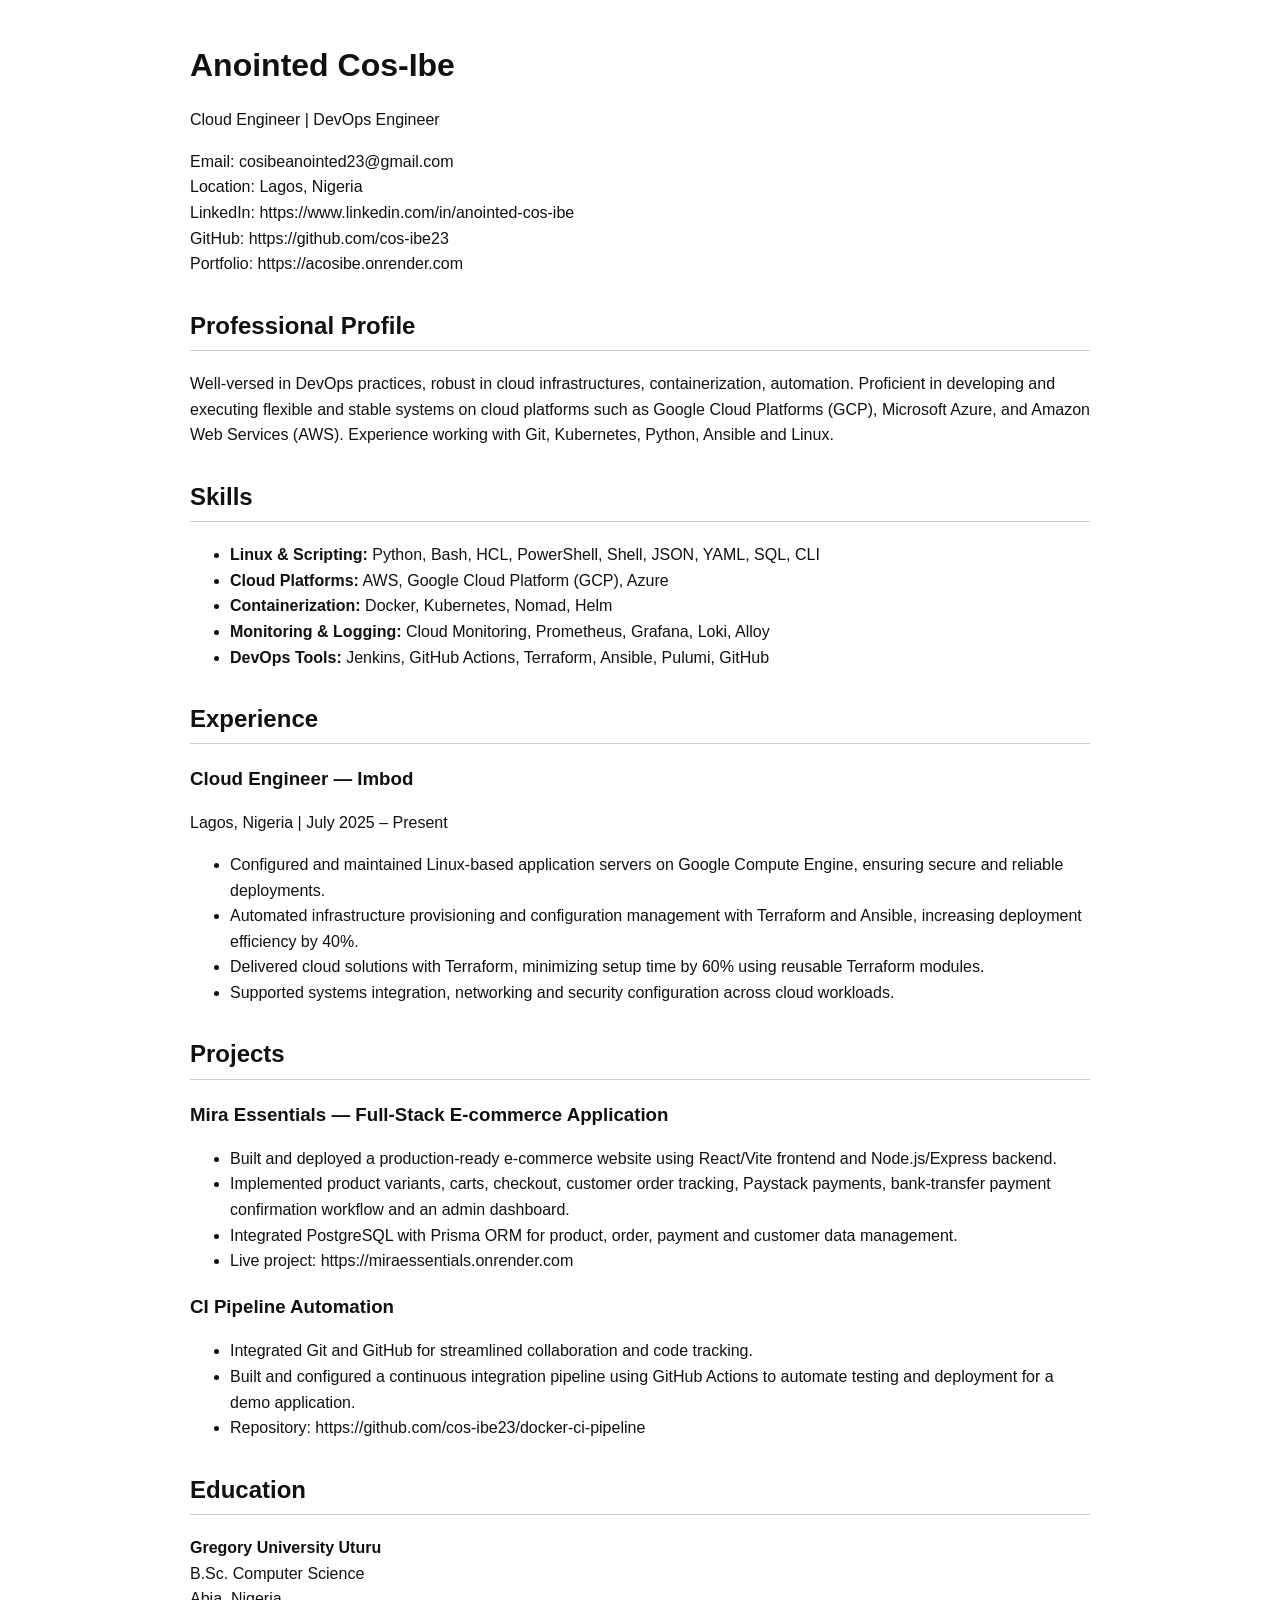
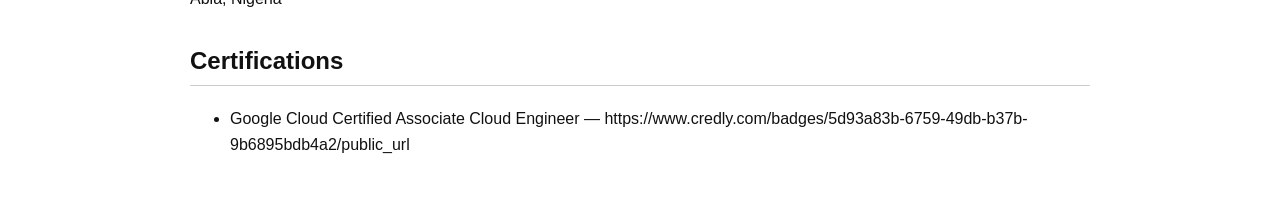
<file: resume-ats.html>
<!DOCTYPE html>

<html lang="en">

<head>

<meta charset="UTF-8">

<title>Anointed Cos-Ibe - ATS Resume</title>

<style>

body {
    font-family: Arial, sans-serif;
    line-height: 1.6;
    margin: 40px auto;
    max-width: 900px;
    color: #111;
}

h1 {
    margin-bottom: 5px;
}

h2 {
    border-bottom: 1px solid #ccc;
    padding-bottom: 5px;
    margin-top: 30px;
}

h3 {
    margin-bottom: 5px;
}

a {
    color: #111;
}

</style>

</head>

<body>

<h1>Anointed Cos-Ibe</h1>

<p>
Cloud Engineer | DevOps Engineer
</p>

<p>
Email: cosibeanointed23@gmail.com<br>
Location: Lagos, Nigeria<br>
LinkedIn: https://www.linkedin.com/in/anointed-cos-ibe<br>
GitHub: https://github.com/cos-ibe23<br>
Portfolio: https://acosibe.onrender.com
</p>


<h2>Professional Profile</h2>

<p>
Well-versed in DevOps practices, robust in cloud infrastructures, containerization, automation.

Proficient in developing  and executing flexible and stable systems on cloud platforms such as Google Cloud Platforms (GCP), Microsoft Azure, and  Amazon Web Services (AWS).

Experience working with Git, Kubernetes, Python, Ansible and Linux.
</p>


<h2>Skills</h2>

<ul>

<li>
<strong>Linux & Scripting:</strong>
Python, Bash, HCL, PowerShell, Shell, JSON, YAML, SQL, CLI
</li>

<li>
<strong>Cloud Platforms:</strong>
AWS, Google Cloud Platform (GCP), Azure
</li>

<li>
<strong>Containerization:</strong>
Docker, Kubernetes, Nomad, Helm
</li>

<li>
<strong>Monitoring & Logging:</strong>
Cloud Monitoring, Prometheus, Grafana, Loki, Alloy
</li>

<li>
<strong>DevOps Tools:</strong>
Jenkins, GitHub Actions, Terraform, Ansible, Pulumi, GitHub
</li>

</ul>


<h2>Experience</h2>

<h3>Cloud Engineer — Imbod</h3>

<p>
Lagos, Nigeria | July 2025 – Present
</p>

<ul>

<li>
Configured and maintained Linux-based application servers
on Google Compute Engine, ensuring secure and reliable deployments.
</li>

<li>
Automated infrastructure provisioning and configuration management
with Terraform and Ansible, increasing deployment efficiency by 40%.
</li>

<li>
Delivered cloud solutions with Terraform, minimizing setup time
by 60% using reusable Terraform modules.
</li>

<li>
Supported systems integration, networking and security configuration
across cloud workloads.
</li>

</ul>


<h2>Projects</h2>

<h3>Mira Essentials — Full-Stack E-commerce Application</h3>

<ul>

<li>
Built and deployed a production-ready e-commerce website using
React/Vite frontend and Node.js/Express backend.
</li>

<li>
Implemented product variants, carts, checkout, customer order
tracking, Paystack payments, bank-transfer payment confirmation
workflow and an admin dashboard.
</li>

<li>
Integrated PostgreSQL with Prisma ORM for product, order, payment
and customer data management.
</li>

<li>
Live project: https://miraessentials.onrender.com
</li>

</ul>


<h3>CI Pipeline Automation</h3>

<ul>

<li>
Integrated Git and GitHub for streamlined collaboration and code tracking.
</li>

<li>
Built and configured a continuous integration pipeline using
GitHub Actions to automate testing and deployment for a demo application.
</li>

<li>
Repository: https://github.com/cos-ibe23/docker-ci-pipeline
</li>

</ul>


<h2>Education</h2>

<p>
<strong>Gregory University Uturu</strong><br>
B.Sc. Computer Science<br>
Abia, Nigeria
</p>


<h2>Certifications</h2>

<ul>

<li>
Google Cloud Certified Associate Cloud Engineer —
https://www.credly.com/badges/5d93a83b-6759-49db-b37b-9b6895bdb4a2/public_url
</li>

</ul>

</body>
</html>
</file>
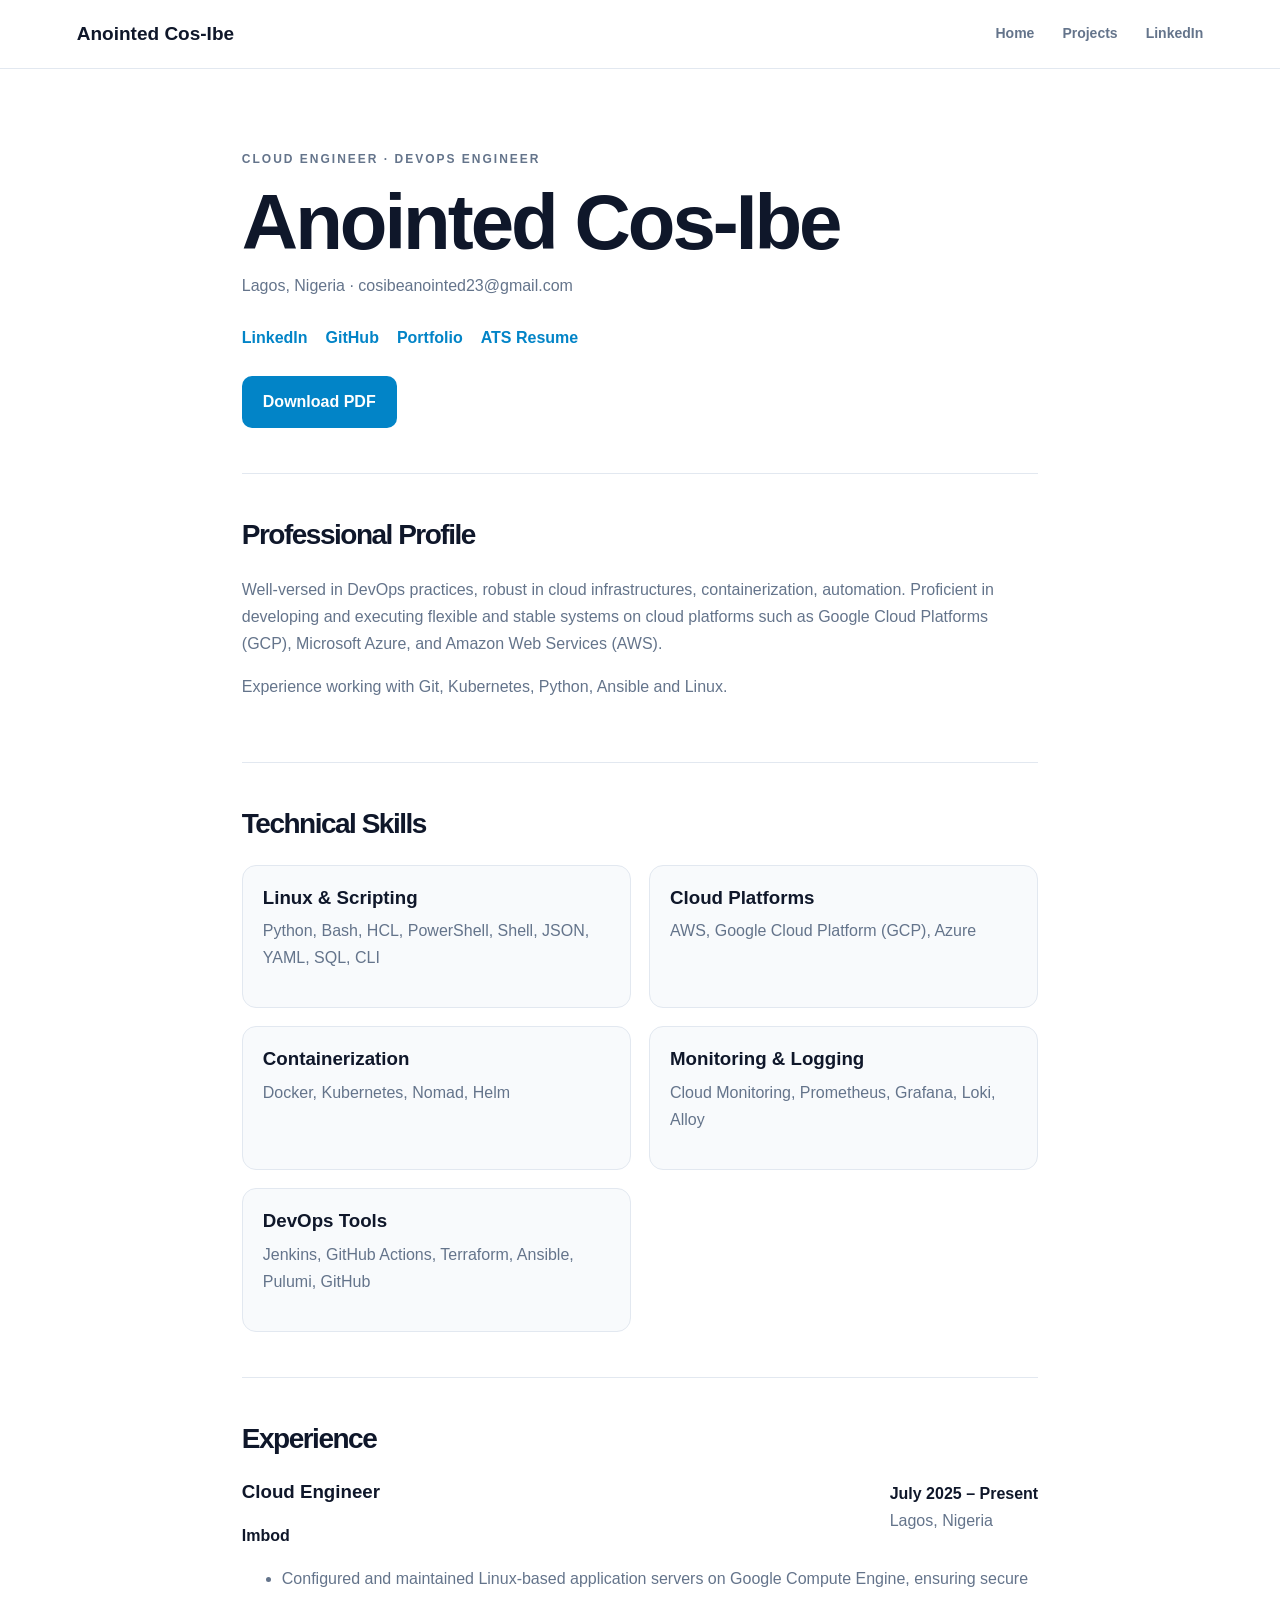
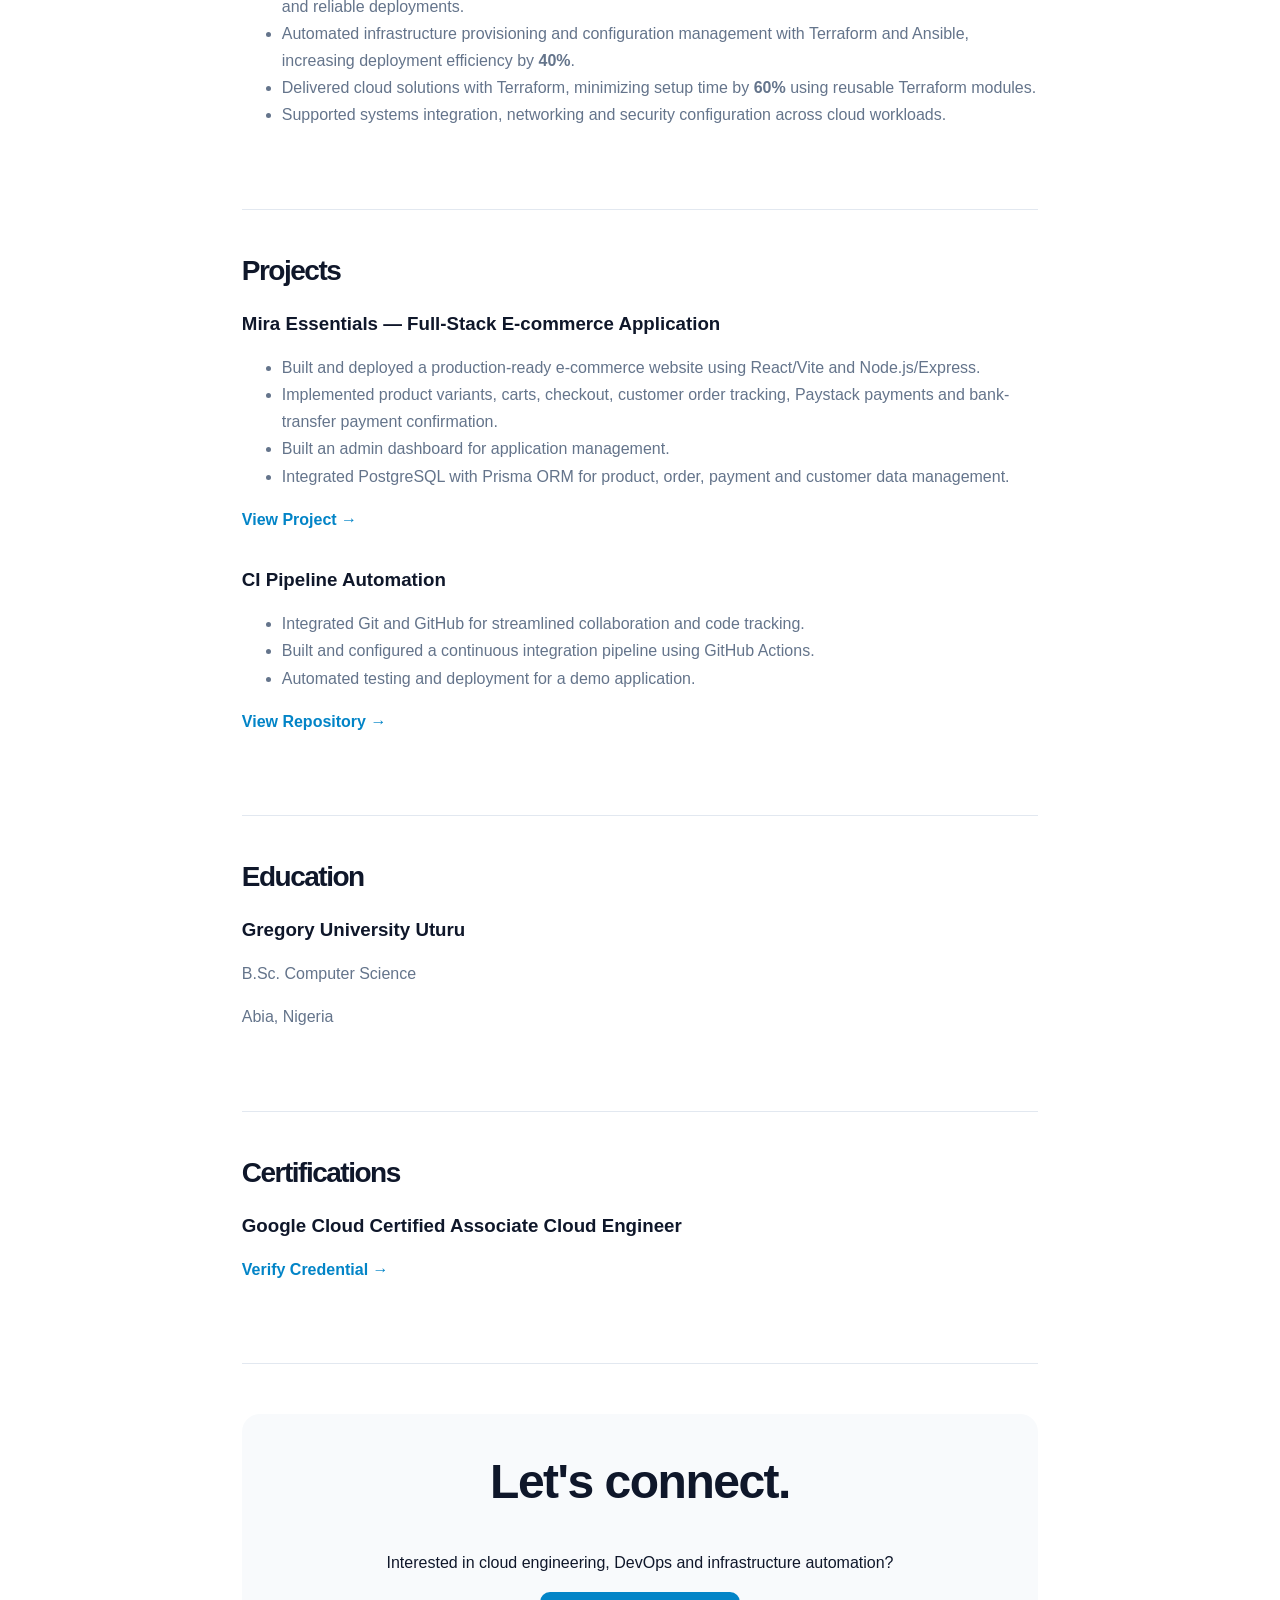
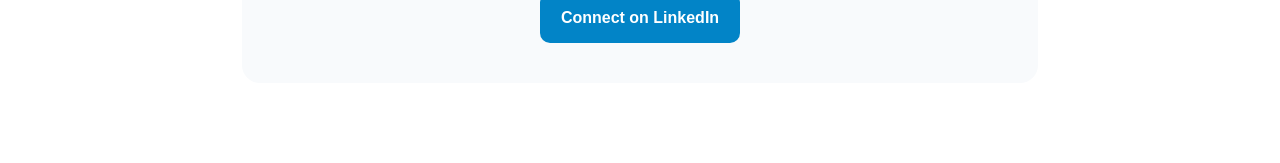
<file: resume.html>
<!DOCTYPE html>
<html lang="en">

<head>

<meta charset="UTF-8">

<meta name="viewport" content="width=device-width, initial-scale=1.0">

<title>Resume | Anointed Cos-Ibe</title>

<link rel="stylesheet" href="style.css">

</head>

<body>

<header>

  <a href="index.html" class="logo">Anointed Cos-Ibe</a>

  <nav class="desktop-nav">

    <a href="index.html">Home</a>
    <a href="projects.html">Projects</a>
    <a href="https://www.linkedin.com/in/anointed-cos-ibe" target="_blank" rel="noopener">LinkedIn</a>

  </nav>

</header>


<main class="resume-page">

  <section class="resume-header">

    <p class="eyebrow">
      CLOUD ENGINEER · DEVOPS ENGINEER
    </p>

    <h1>Anointed Cos-Ibe</h1>

    <p>
      Lagos, Nigeria · cosibeanointed23@gmail.com
    </p>

    <div class="resume-links">

      <a href="https://www.linkedin.com/in/anointed-cos-ibe" target="_blank" rel="noopener">
        LinkedIn
      </a>

      <a href="https://github.com/cos-ibe23" target="_blank" rel="noopener">
        GitHub
      </a>

      <a href="https://acosibe.onrender.com" target="_blank" rel="noopener">
        Portfolio
      </a>

      <a href="resume-ats.html">
        ATS Resume
      </a>

    </div>

    <a href="resume.pdf" download class="btn">
      Download PDF
    </a>

  </section>


  <section class="resume-section">

    <h2>Professional Profile</h2>

    <p>
      Well-versed in DevOps practices, robust in cloud infrastructures, containerization, automation.

Proficient in developing  and executing flexible and stable systems on cloud platforms such as Google Cloud Platforms (GCP), Microsoft Azure, and  Amazon Web Services (AWS).

    </p>

    <p>
      Experience working with Git, Kubernetes, Python, Ansible and Linux.
    </p>

  </section>


  <section class="resume-section">

    <h2>Technical Skills</h2>

    <div class="resume-skills">

      <div>
        <h3>Linux & Scripting</h3>
        <p>Python, Bash, HCL, PowerShell, Shell, JSON, YAML, SQL, CLI</p>
      </div>

      <div>
        <h3>Cloud Platforms</h3>
        <p>AWS, Google Cloud Platform (GCP), Azure</p>
      </div>

      <div>
        <h3>Containerization</h3>
        <p>Docker, Kubernetes, Nomad, Helm</p>
      </div>

      <div>
        <h3>Monitoring & Logging</h3>
        <p>Cloud Monitoring, Prometheus, Grafana, Loki, Alloy</p>
      </div>

      <div>
        <h3>DevOps Tools</h3>
        <p>Jenkins, GitHub Actions, Terraform, Ansible, Pulumi, GitHub</p>
      </div>

    </div>

  </section>


  <section class="resume-section">

    <h2>Experience</h2>

    <div class="resume-entry">

      <div class="resume-entry-header">

        <div>
          <h3>Cloud Engineer</h3>
          <strong>Imbod</strong>
        </div>

        <div>
          <strong>July 2025 – Present</strong>
          <span>Lagos, Nigeria</span>
        </div>

      </div>

      <ul>

        <li>
          Configured and maintained Linux-based application servers
          on Google Compute Engine, ensuring secure and reliable deployments.
        </li>

        <li>
          Automated infrastructure provisioning and configuration
          management with Terraform and Ansible, increasing deployment
          efficiency by <strong>40%</strong>.
        </li>

        <li>
          Delivered cloud solutions with Terraform, minimizing setup
          time by <strong>60%</strong> using reusable Terraform modules.
        </li>

        <li>
          Supported systems integration, networking and security
          configuration across cloud workloads.
        </li>

      </ul>

    </div>

  </section>


  <section class="resume-section">

    <h2>Projects</h2>

    <div class="resume-entry">

      <h3>Mira Essentials — Full-Stack E-commerce Application</h3>

      <ul>

        <li>
          Built and deployed a production-ready e-commerce website
          using React/Vite and Node.js/Express.
        </li>

        <li>
          Implemented product variants, carts, checkout, customer
          order tracking, Paystack payments and bank-transfer
          payment confirmation.
        </li>

        <li>
          Built an admin dashboard for application management.
        </li>

        <li>
          Integrated PostgreSQL with Prisma ORM for product, order,
          payment and customer data management.
        </li>

      </ul>

      <a href="https://miraessentials.onrender.com" target="_blank" rel="noopener">
        View Project →
      </a>

    </div>


    <div class="resume-entry">

      <h3>CI Pipeline Automation</h3>

      <ul>

        <li>
          Integrated Git and GitHub for streamlined collaboration
          and code tracking.
        </li>

        <li>
          Built and configured a continuous integration pipeline
          using GitHub Actions.
        </li>

        <li>
          Automated testing and deployment for a demo application.
        </li>

      </ul>

      <a href="https://github.com/cos-ibe23/docker-ci-pipeline" target="_blank" rel="noopener">
        View Repository →
      </a>

    </div>

  </section>


  <section class="resume-section">

    <h2>Education</h2>

    <div class="resume-entry">

      <h3>Gregory University Uturu</h3>

      <p>
        B.Sc. Computer Science
      </p>

      <p>
        Abia, Nigeria
      </p>

    </div>

  </section>


  <section class="resume-section">

    <h2>Certifications</h2>

    <div class="resume-entry">

      <h3>Google Cloud Certified Associate Cloud Engineer</h3>

      <a href="https://www.credly.com/badges/5d93a83b-6759-49db-b37b-9b6895bdb4a2/public_url"
         target="_blank"
         rel="noopener">

        Verify Credential →

      </a>

    

  </section>


  <section class="resume-cta">

    <h2>Let's connect.</h2>

    <p>
      Interested in cloud engineering, DevOps and infrastructure automation?
    </p>

    <a href="https://www.linkedin.com/in/anointed-cos-ibe"
       target="_blank"
       rel="noopener"
       class="btn">

      Connect on LinkedIn

    </a>

  </section>

</main>


</body>
</html>
</file>
<file: style.css>
/* =========================================================
   BASE
   ========================================================= */

:root {
  --bg: #ffffff;
  --surface: #f8fafc;
  --surface-2: #f1f5f9;
  --text: #0f172a;
  --muted: #64748b;
  --border: #e2e8f0;
  --accent: #0284c7;
  --accent-dark: #0369a1;
  --terminal: #0f172a;
  --radius: 18px;
  --shadow: 0 12px 35px rgba(15, 23, 42, 0.08);
}

* {
  box-sizing: border-box;
}

html {
  scroll-behavior: smooth;
}

body {
  margin: 0;
  font-family: "Segoe UI", Inter, Arial, sans-serif;
  background: var(--bg);
  color: var(--text);
  line-height: 1.7;
}

a {
  color: inherit;
}

img {
  max-width: 100%;
}

button {
  font: inherit;
}


/* =========================================================
   NAVIGATION
   ========================================================= */

header {
  position: sticky;
  top: 0;
  z-index: 100;
  display: flex;
  align-items: center;
  justify-content: space-between;
  padding: 18px 6%;
  background: rgba(255, 255, 255, 0.94);
  border-bottom: 1px solid var(--border);
  backdrop-filter: blur(12px);
}

.logo {
  color: var(--text);
  text-decoration: none;
  font-size: 19px;
  font-weight: 800;
}

nav {
  display: flex;
  align-items: center;
  gap: 28px;
}

nav a {
  color: var(--muted);
  text-decoration: none;
  font-size: 14px;
  font-weight: 600;
  transition: 0.2s ease;
}

nav a:hover {
  color: var(--accent);
}

.menu-toggle {
  display: none;
  border: 0;
  background: transparent;
  color: var(--text);
  cursor: pointer;
  font-size: 24px;
}


/* =========================================================
   TYPOGRAPHY
   ========================================================= */

h1,
h2,
h3,
p {
  margin-top: 0;
}

h1 {
  font-size: clamp(42px, 7vw, 78px);
  line-height: 1.03;
  letter-spacing: -3px;
  margin-bottom: 24px;
}

h2 {
  font-size: clamp(30px, 4vw, 48px);
  line-height: 1.15;
  letter-spacing: -1.5px;
}

h3 {
  line-height: 1.25;
}

.eyebrow {
  margin-bottom: 12px;
  color: var(--accent);
  font-size: 12px;
  font-weight: 800;
  letter-spacing: 2px;
}

.section-heading {
  margin-bottom: 35px;
}


/* =========================================================
   HERO
   ========================================================= */

.hero {
  min-height: 78vh;
  max-width: 1250px;
  margin: auto;
  padding: 90px 6%;
  display: grid;
  grid-template-columns: 1.5fr 0.8fr;
  gap: 70px;
  align-items: center;
}

.hero h1 span {
  color: var(--accent);
}

.hero-description {
    
  max-width: 700px;
  
  font-size: 19px;

    color: #111827;
}

.buttons {
  display: flex;
  flex-wrap: wrap;
  gap: 8px;
  margin-top: 30px;
}

.btn {
  display: inline-flex;
  align-items: center;
  justify-content: center;
  padding: 12px 21px;
  border-radius: 10px;
  background: var(--accent);
  color: #ffffff;
  text-decoration: none;
  font-weight: 700;
  transition: 0.2s ease;
}

.btn:hover {
  background: var(--accent-dark);
  transform: translateY(-2px);
}

.btn.secondary {
  background: #ffffff;
  color: var(--text);
  border: 1px solid var(--border);
}

.btn.secondary:hover {
  border-color: var(--accent);
  color: var(--accent);
}

.image-container {
  display: flex;
  justify-content: center;
}

.image-container img {
  width: min(330px, 100%);
  aspect-ratio: 1;
  object-fit: cover;
  border-radius: 28px;
  border: 1px solid var(--border);
  box-shadow: var(--shadow);
}


/* =========================================================
   SECTIONS
   ========================================================= */

.section-container {
  max-width: 1150px;
  margin: auto;
  padding: 100px 6%;
}

.about {
  display: grid;
  grid-template-columns: 0.8fr 1.2fr;
  gap: 80px;
  border-top: 1px solid var(--border);
}

.about-content {
  color: var(--muted);
  font-size: 17px;
}

.socials {
  display: flex;
  flex-wrap: wrap;
  gap: 15px;
  margin-top: 30px;
}

.socials a {
  display: inline-flex;
  gap: 8px;
  align-items: center;
  text-decoration: none;
  color: var(--text);
  font-weight: 700;
}

.socials a:hover {
  color: var(--accent);
}


/* =========================================================
   STATS
   ========================================================= */

.stats-section {
  max-width: 1150px;
  margin: 0 auto;
  padding: 0 6% 60px;
  display: grid;
  grid-template-columns: repeat(3, 1fr);
  gap: 18px;
}

.stat-card {
  padding: 28px;
  background: var(--surface);
  border: 1px solid var(--border);
  border-radius: var(--radius);
}

.stat-card strong {
  display: block;
  margin-bottom: 6px;
  color: var(--accent);
  font-size: 38px;
}

.stat-card span {
  color: var(--muted);
}


/* =========================================================
   SKILLS
   ========================================================= */

.skills-grid {
  display: grid;
  grid-template-columns: repeat(3, 1fr);
  gap: 18px;
}

.skill-card {
  padding: 26px;
  background: var(--surface);
  border: 1px solid var(--border);
  border-radius: var(--radius);
  transition: 0.2s ease;
}

.skill-card:hover,
.project-card:hover,
.experience-card:hover {
  transform: translateY(-4px);
  box-shadow: var(--shadow);
}

.skill-card i {
  color: var(--accent);
  font-size: 27px;
}

.skill-card h3 {
  margin: 14px 0 7px;
}

.skill-card p {
  color: var(--muted);
  margin-bottom: 0;
}


/* =========================================================
   EXPERIENCE
   ========================================================= */

.experience {
  border-top: 1px solid var(--border);
}

.experience-card {
  padding: 35px;
  background: var(--surface);
  border: 1px solid var(--border);
  border-radius: var(--radius);
  transition: 0.2s ease;
}

.experience-header {
  display: flex;
  justify-content: space-between;
  gap: 30px;
  margin-bottom: 20px;
}

.experience-header p,
.experience-header span {
  color: var(--muted);
}

.experience-card li {
  margin-bottom: 12px;
}


/* =========================================================
   PROJECTS
   ========================================================= */

.project-feature {
  padding: 45px;
  border: 1px solid var(--border);
  border-radius: 24px;
  background: var(--surface);
  box-shadow: var(--shadow);
}

.project-label {
  color: var(--accent);
  font-size: 11px;
  font-weight: 800;
  letter-spacing: 1.5px;
}

.project-feature h3 {
  font-size: 32px;
  margin: 15px 0;
}

.project-feature p {
  max-width: 850px;
  color: var(--muted);
}

.tech-tags {
  display: flex;
  flex-wrap: wrap;
  gap: 8px;
  margin: 25px 0;
}

.tech-tags span {
  padding: 6px 10px;
  background: #ffffff;
  border: 1px solid var(--border);
  border-radius: 999px;
  color: var(--muted);
  font-size: 12px;
  font-weight: 700;
}


/* =========================================================
   PROJECT PAGE
   ========================================================= */

.content {
  max-width: 1150px;
  margin: auto;
  padding: 80px 6%;
}

.page-hero {
  margin-bottom: 60px;
}

.intro {
  max-width: 720px;
  color: var(--muted);
  font-size: 18px;
}

.projects-grid {
  display: grid;
  grid-template-columns: repeat(2, 1fr);
  gap: 24px;
}

.project-card {
  display: flex;
  gap: 25px;
  padding: 32px;
  background: var(--surface);
  border: 1px solid var(--border);
  border-radius: 22px;
  transition: 0.2s ease;
}

.featured-project-card {
  grid-column: span 2;
}

.project-icon {
  flex: 0 0 50px;
  height: 50px;
  display: grid;
  place-items: center;
  border-radius: 13px;
  background: #e0f2fe;
  color: var(--accent);
  font-size: 25px;
}

.project-content {
  flex: 1;
}

.project-content h2 {
  margin: 8px 0 12px;
  font-size: 30px;
}

.project-content p,
.project-content li {
  color: var(--muted);
}

.project-content li {
  margin-bottom: 7px;
}

.project-link {
  display: inline-flex;
  align-items: center;
  gap: 6px;
  margin-top: 15px;
  color: var(--accent);
  text-decoration: none;
  font-weight: 800;
}


/* =========================================================
   METRICS
   ========================================================= */

.impact-section {
  padding: 100px 0 60px;
}

.metrics {
  display: grid;
  grid-template-columns: repeat(2, 1fr);
  gap: 18px;
}

.metric {
  padding: 32px;
  border: 1px solid var(--border);
  border-radius: var(--radius);
  background: var(--surface);
}

.metric strong {
  display: block;
  color: var(--accent);
  font-size: 42px;
}

.metric span {
  color: var(--muted);
}


/* =========================================================
   TERMINAL / PIPELINE
   ========================================================= */

.pipeline-section {
  padding: 30px 0 70px;
}

.terminal-box {
  overflow: hidden;
  border-radius: 15px;
  background: var(--terminal);
  color: #d1fae5;
  box-shadow: var(--shadow);
}

.terminal-header {
  display: flex;
  justify-content: space-between;
  padding: 13px 17px;
  color: #94a3b8;
  border-bottom: 1px solid #334155;
  font-family: monospace;
}

#terminal-output {
  min-height: 150px;
  padding: 20px;
  font-family: monospace;
  font-size: 13px;
}

.pipeline {
  display: flex;
  align-items: center;
  justify-content: center;
  flex-wrap: wrap;
  gap: 12px;
  margin-top: 25px;
}

.pipeline div {
  padding: 10px 16px;
  border: 1px solid var(--border);
  border-radius: 9px;
  background: var(--surface);
  font-weight: 700;
}


/* =========================================================
   CERTIFICATION
   ========================================================= */

.certification-card {
  display: flex;
  align-items: center;
  justify-content: space-between;
  gap: 30px;
  padding: 35px;
  border: 1px solid var(--border);
  border-radius: var(--radius);
  background: var(--surface);
}


/* =========================================================
   FOOTER
   ========================================================= */

footer {
  padding: 45px 6%;
  border-top: 1px solid var(--border);
  display: flex;
  justify-content: space-between;
  gap: 30px;
  flex-wrap: wrap;
}

footer p {
  color: var(--muted);
}

.footer-links {
  display: flex;
  gap: 20px;
}

.footer-links a {
  color: var(--muted);
  text-decoration: none;
}

.footer-links a:hover {
  color: var(--accent);
}

.copyright {
  width: 100%;
  font-size: 13px;
}


/* =========================================================
   RESUME
   ========================================================= */

.resume-page {
  max-width: 950px;
  margin: auto;
  padding: 80px 6%;
}

.resume-header {
  padding-bottom: 45px;
  border-bottom: 1px solid var(--border);
}

.resume-header h1 {
  margin-bottom: 10px;
}

.resume-header > p {
  color: var(--muted);
}

.resume-links {
  display: flex;
  flex-wrap: wrap;
  gap: 18px;
  margin: 25px 0;
}

.resume-links a {
  color: var(--accent);
  text-decoration: none;
  font-weight: 700;
}

.resume-section {
  padding: 45px 0;
  border-bottom: 1px solid var(--border);
}

.resume-section h2 {
  font-size: 28px;
  margin-bottom: 25px;
}

.resume-section p,
.resume-section li {
  color: var(--muted);
}

.resume-skills {
  display: grid;
  grid-template-columns: repeat(2, 1fr);
  gap: 18px;
}

.resume-skills > div {
  padding: 20px;
  border: 1px solid var(--border);
  border-radius: 14px;
  background: var(--surface);
}

.resume-skills h3 {
  margin-bottom: 8px;
}

.resume-entry {
  margin-bottom: 35px;
}

.resume-entry-header {
  display: flex;
  justify-content: space-between;
  gap: 30px;
}

.resume-entry-header span {
  display: block;
  color: var(--muted);
}

.resume-entry a {
  color: var(--accent);
  text-decoration: none;
  font-weight: 700;
}

.resume-cta {
  margin-top: 50px;
  padding: 40px;
  text-align: center;
  border-radius: var(--radius);
  background: var(--surface);
}


/* =========================================================
   ANIMATION
   ========================================================= */

.fade-in {
  animation: fadeIn 0.6s ease both;
}

@keyframes fadeIn {
  from {
    opacity: 0;
    transform: translateY(10px);
  }

  to {
    opacity: 1;
    transform: translateY(0);
  }
}


/* =========================================================
   MOBILE
   ========================================================= */

@media (max-width: 800px) {

  .menu-toggle {
    display: block;
  }

  nav {
    position: absolute;
    top: 70px;
    right: 6%;
    display: none;
    flex-direction: column;
    align-items: stretch;
    min-width: 210px;
    padding: 10px;
    background: #ffffff;
    border: 1px solid var(--border);
    border-radius: 12px;
    box-shadow: var(--shadow);
  }

  nav.open {
    display: flex;
  }

  nav a {
    padding: 10px;
  }

  .hero {
    grid-template-columns: 1fr;
    padding-top: 65px;
  }

  .image-container {
    order: -1;
  }

  .image-container img {
    width: 220px;
  }

  .about {
    grid-template-columns: 1fr;
    gap: 25px;
  }

  .skills-grid,
  .stats-section {
    grid-template-columns: 1fr;
  }

  .projects-grid {
    grid-template-columns: 1fr;
  }

  .featured-project-card {
    grid-column: span 1;
  }

  .metrics {
    grid-template-columns: 1fr;
  }

  .experience-header,
  .certification-card,
  .resume-entry-header {
    flex-direction: column;
  }

  .resume-skills {
    grid-template-columns: 1fr;
  }

  h1 {
    letter-spacing: -2px;
  }

}

@media (max-width: 500px) {

  .project-card {
    flex-direction: column;
  }

  .project-feature {
    padding: 28px;
  }

  .hero {
    padding-left: 5%;
    padding-right: 5%;
  }

}


/* =========================================================
   HERO PORTRAIT DESIGN
   Only affects the homepage hero image area.
   ========================================================= */

.hero-visual {
    position: relative !important;
    width: min(460px, 100%) !important;
    height: 500px !important;
    display: flex !important;
    align-items: center !important;
    justify-content: center !important;
    background: transparent !important;
    border: none !important;
    box-shadow: none !important;
    overflow: visible !important;
}

.portrait-frame {
    position: relative;
    z-index: 5;
    width: 330px;
    height: 420px;
    border-radius: 32px;
    background: #dff3ff;
    border: 8px solid #ffffff;
    box-shadow:
        0 20px 50px rgba(13, 139, 209, 0.16),
        0 0 0 1px rgba(13, 139, 209, 0.10);
    overflow: hidden;
    display: flex;
    align-items: flex-end;
    justify-content: center;
}

.portrait-frame img {
    width: 100% !important;
    height: 100% !important;
    object-fit: cover !important;
    object-position: center top !important;
    display: block;
}

/* Technology badges */

.tech-badge {
    position: absolute;
    z-index: 10;
    min-width: 76px;
    height: 76px;
    padding: 0 10px;
    border-radius: 18px;
    background: rgba(255, 255, 255, 0.96);
    border: 1px solid rgba(13, 139, 209, 0.13);
    box-shadow: 0 12px 28px rgba(13, 139, 209, 0.13);
    display: flex;
    align-items: center;
    justify-content: center;
    font-size: 13px;
    font-weight: 800;
    letter-spacing: .4px;
    color: #12213d;
}

.tech-aws {
    left: 4px;
    top: 100px;
    color: #161616;
}

.tech-gcp {
    left: 0;
    top: 205px;
    color: #4285f4;
}

.tech-azure {
    left: 8px;
    top: 310px;
    color: #0078d4;
}

.tech-k8s {
    right: 0;
    top: 105px;
    color: #326ce5;
}

.tech-docker {
    right: 0;
    top: 210px;
    color: #2496ed;
}

.tech-terraform {
    right: 5px;
    top: 315px;
    color: #7b42bc;
}

/* Blue decorative strokes */

.decor {
    position: absolute;
    z-index: 2;
    width: 82px;
    height: 18px;
    border-radius: 999px;
    background: #1598df;
    transform: rotate(-45deg);
}

.decor::after {
    content: "";
    position: absolute;
    width: 82px;
    height: 18px;
    left: 24px;
    top: 24px;
    border-radius: 999px;
    background: #b9e6fa;
}

.decor-top {
    right: 5px;
    top: 45px;
}

.decor-bottom {
    left: 22px;
    bottom: 35px;
    transform: rotate(-45deg);
}

/* Dotted patterns */

.dot-pattern {
    position: absolute;
    z-index: 1;
    width: 76px;
    height: 76px;
    opacity: .75;
    background-image: radial-gradient(
        circle,
        #74c8ed 2px,
        transparent 2.5px
    );
    background-size: 15px 15px;
}

.dots-left {
    left: 30px;
    bottom: 50px;
}

.dots-right {
    right: 35px;
    bottom: 85px;
}

/* Small connecting dots */

.hero-visual::before,
.hero-visual::after {
    content: "";
    position: absolute;
    z-index: 3;
    width: 180px;
    height: 180px;
    border: 1px solid rgba(21, 152, 223, .12);
    border-radius: 50%;
}

.hero-visual::before {
    left: 65px;
    top: 125px;
}

.hero-visual::after {
    right: 55px;
    top: 170px;
}

/* Mobile */

@media (max-width: 900px) {
    .hero-visual {
        width: 100% !important;
        height: 470px !important;
        margin-top: 30px;
    }

    .portrait-frame {
        width: 290px;
        height: 380px;
    }

    .tech-badge {
        min-width: 62px;
        height: 62px;
        border-radius: 15px;
        font-size: 10px;
    }

    .tech-aws {
        left: 2%;
        top: 95px;
    }

    .tech-gcp {
        left: 1%;
        top: 190px;
    }

    .tech-azure {
        left: 4%;
        top: 285px;
    }

    .tech-k8s {
        right: 2%;
        top: 100px;
    }

    .tech-docker {
        right: 1%;
        top: 195px;
    }

    .tech-terraform {
        right: 4%;
        top: 290px;
    }

    .decor-top {
        right: 7%;
        top: 40px;
    }

    .decor-bottom {
        left: 8%;
        bottom: 25px;
    }

    .dots-left {
        left: 8%;
        bottom: 35px;
    }

    .dots-right {
        right: 8%;
        bottom: 70px;
    }
}

@media (max-width: 600px) {
    .hero-visual {
        height: 410px !important;
    }

    .portrait-frame {
        width: 245px;
        height: 325px;
        border-width: 6px;
        border-radius: 25px;
    }

    .tech-badge {
        min-width: 52px;
        height: 52px;
        padding: 4px;
        font-size: 8px;
        border-radius: 13px;
    }

    .tech-aws {
        left: 0;
        top: 75px;
    }

    .tech-gcp {
        left: 0;
        top: 165px;
    }

    .tech-azure {
        left: 2%;
        top: 255px;
    }

    .tech-k8s {
        right: 0;
        top: 80px;
    }

    .tech-docker {
        right: 0;
        top: 170px;
    }

    .tech-terraform {
        right: 2%;
        top: 260px;
    }

    .decor {
        width: 58px;
        height: 13px;
    }

    .decor::after {
        width: 58px;
        height: 13px;
        left: 17px;
        top: 18px;
    }

    .dot-pattern {
        width: 55px;
        height: 55px;
        background-size: 11px 11px;
    }

    .hero-visual::before,
    .hero-visual::after {
        display: none;
    }
}


.efficiency-blue { color: #0284c7 !important; }

@media (max-width: 768px) {
  .hero {
    display: flex;
    flex-direction: column;
  }

  .hero-content {
    order: 1;
  }

  .image-container {
    order: 2;
  }
}
</file>
